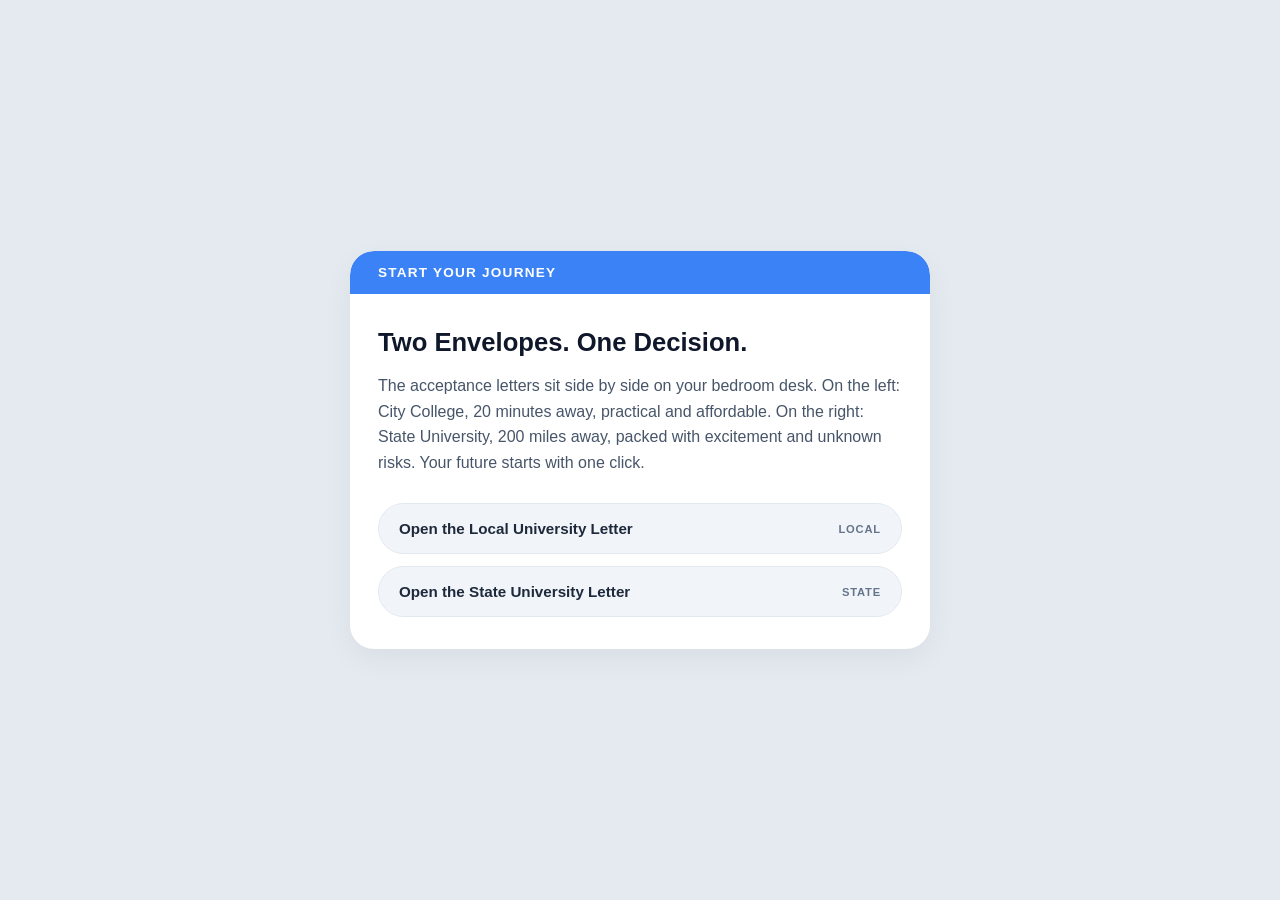
<file: index.html>
<!doctype html>
<html lang="en">
<head>
	<meta charset="utf-8">
	<meta name="viewport" content="width=device-width, initial-scale=1.0">
	<title>Two Envelopes. One Decision.</title>
	<link rel="stylesheet" href="./assets/css/styles.css">
</head>
<body>
	<main class="card">
		<div class="banner intro"> Start Your Journey</div>
		<div class="card-body">
			<h1>Two Envelopes. One Decision.</h1>
			<p> The acceptance letters sit side by side on your bedroom desk. On the left: City College, 20 minutes away, practical and affordable. On the right: State University, 200 miles away, packed with excitement and unknown risks. Your future starts with one click.</p>
			<nav>
				<a href="stay-home.html" class="btn">
					<span>Open the Local University Letter</span>
					<span class="btn-tag">LOCAL</span>
				</a>
				<a href="move-away.html" class="btn">
					<span>Open the State University Letter</span>
					<span class="btn-tag">STATE</span>
				</a>
			</nav>
		</div>
	</main>

	<script src="./assets/js/main.js"></script>
	</main>
</body>
</html>
</file>
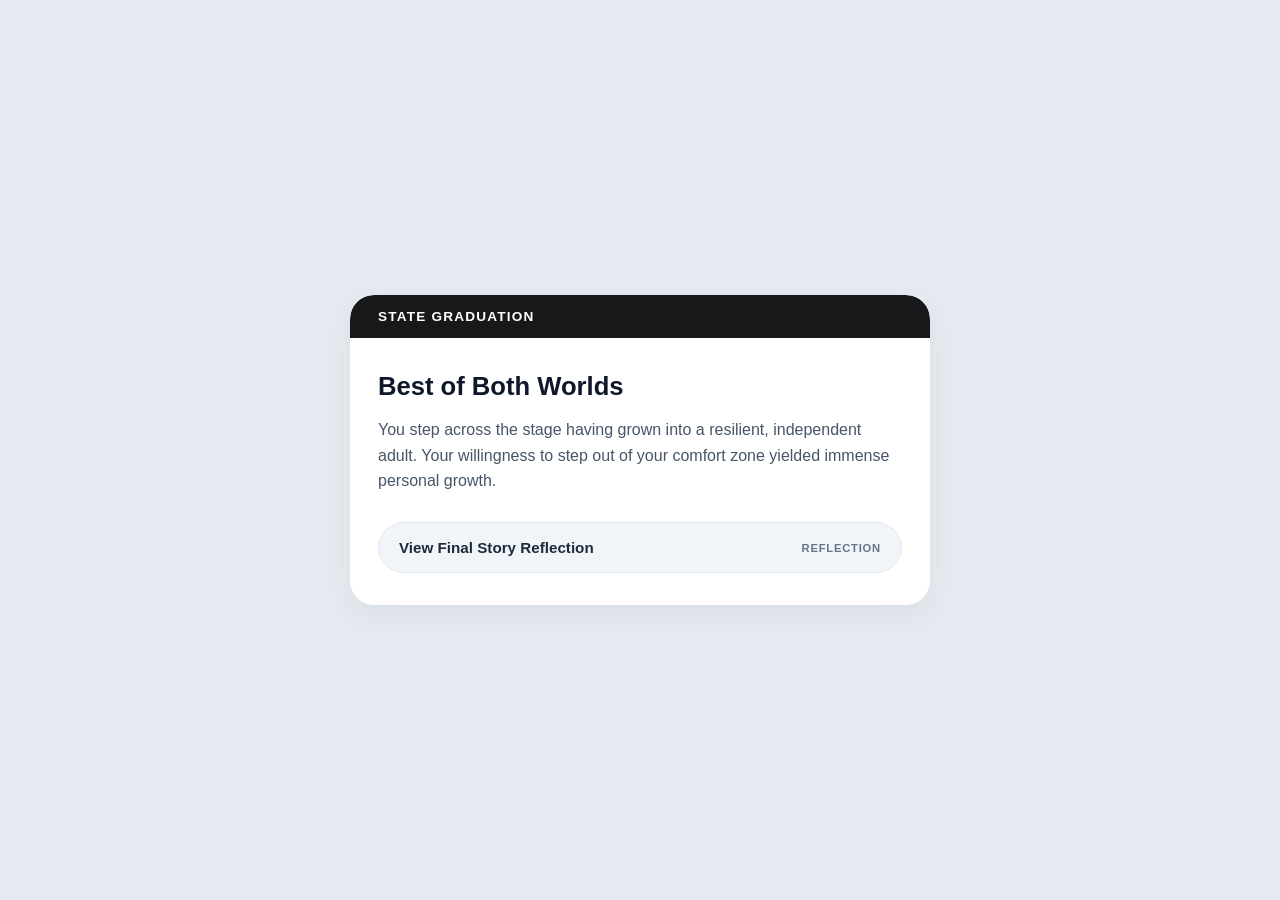
<file: career-away.html>
<!doctype html>
<html lang="en">
<head>
	<meta charset="utf-8">
	<meta name="viewport" content="width=device-width, initial-scale=1.0">
	<title>Best of Both Worlds</title>
	<link rel="stylesheet" href="./assets/css/styles.css">
</head>
<body>
	<main class="card">
		<div class="banner state">State Graduation</div>
		<div class="card-body">
			<h1>Best of Both Worlds</h1>
			<p>You step across the stage having grown into a resilient, independent adult. Your willingness to step out of your comfort zone yielded immense personal growth.</p>
			<nav>
				<a href="final-reflection.html" class="btn">
					<span>View Final Story Reflection</span>
					<span class="btn-tag">REFLECTION</span>
				</a>
			</nav>
		</div>
	</main>

	<script src="./assets/js/main.js"></script>
	</main>
</body>
</html>
</file>
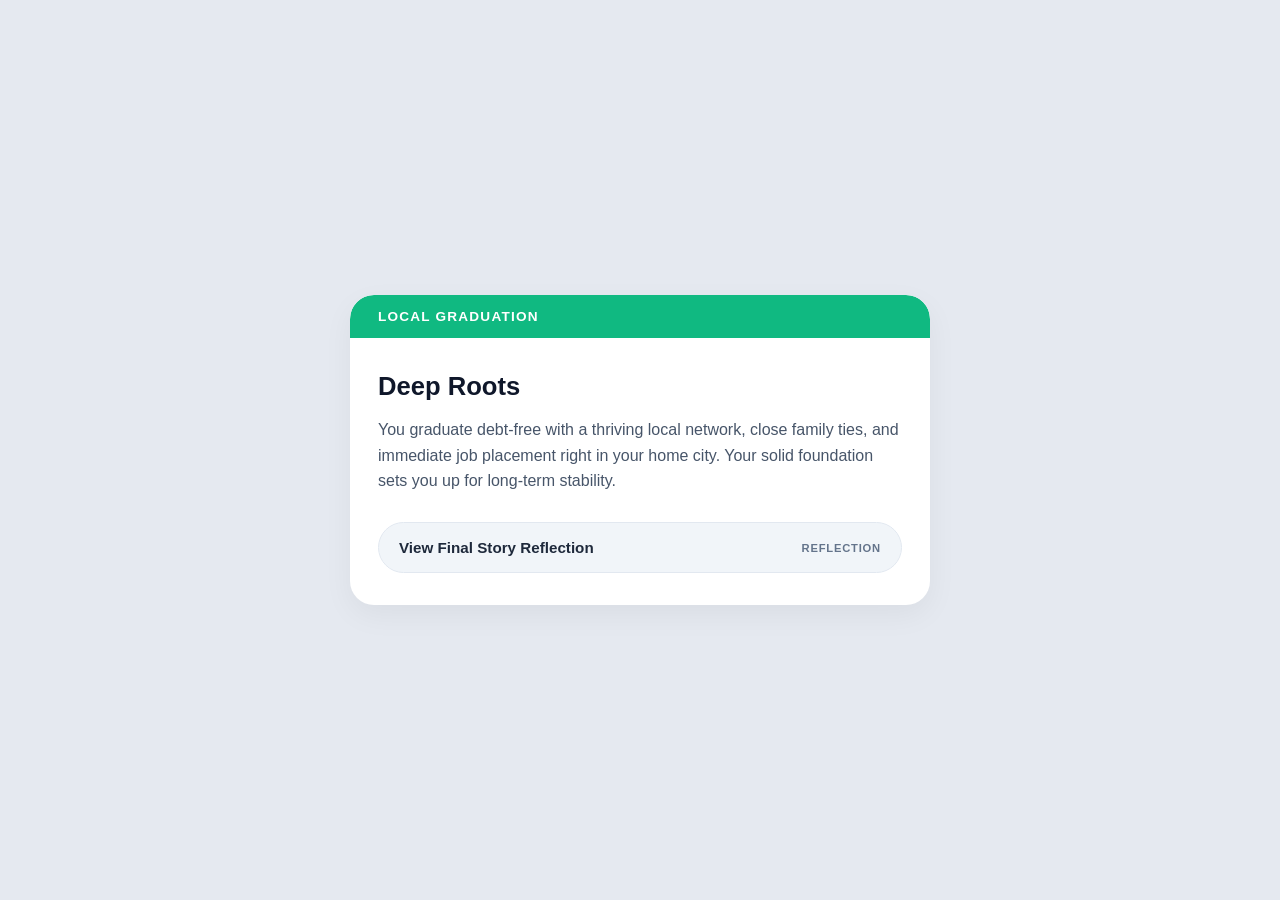
<file: career-local.html>
<!doctype html>
<html lang="en">
<head>
	<meta charset="utf-8">
	<meta name="viewport" content="width=device-width, initial-scale=1.0">
	<title>Deep Roots</title>
	<link rel="stylesheet" href="./assets/css/styles.css">
</head>
<body>
	<main class="card">
		<div class="banner local">Local Graduation</div>
		<div class="card-body">
			<h1>Deep Roots</h1>
			<p>You graduate debt-free with a thriving local network, close family ties, and immediate job placement right in your home city. Your solid foundation sets you up for long-term stability.</p>
			<nav>
				<a href="final-reflection.html" class="btn">
					<span>View Final Story Reflection</span>
					<span class="btn-tag">REFLECTION</span>
				</a>
			</nav>
		</div>
	</main>

	<script src="./assets/js/main.js"></script>
	</main>
</body>
</html>
</file>
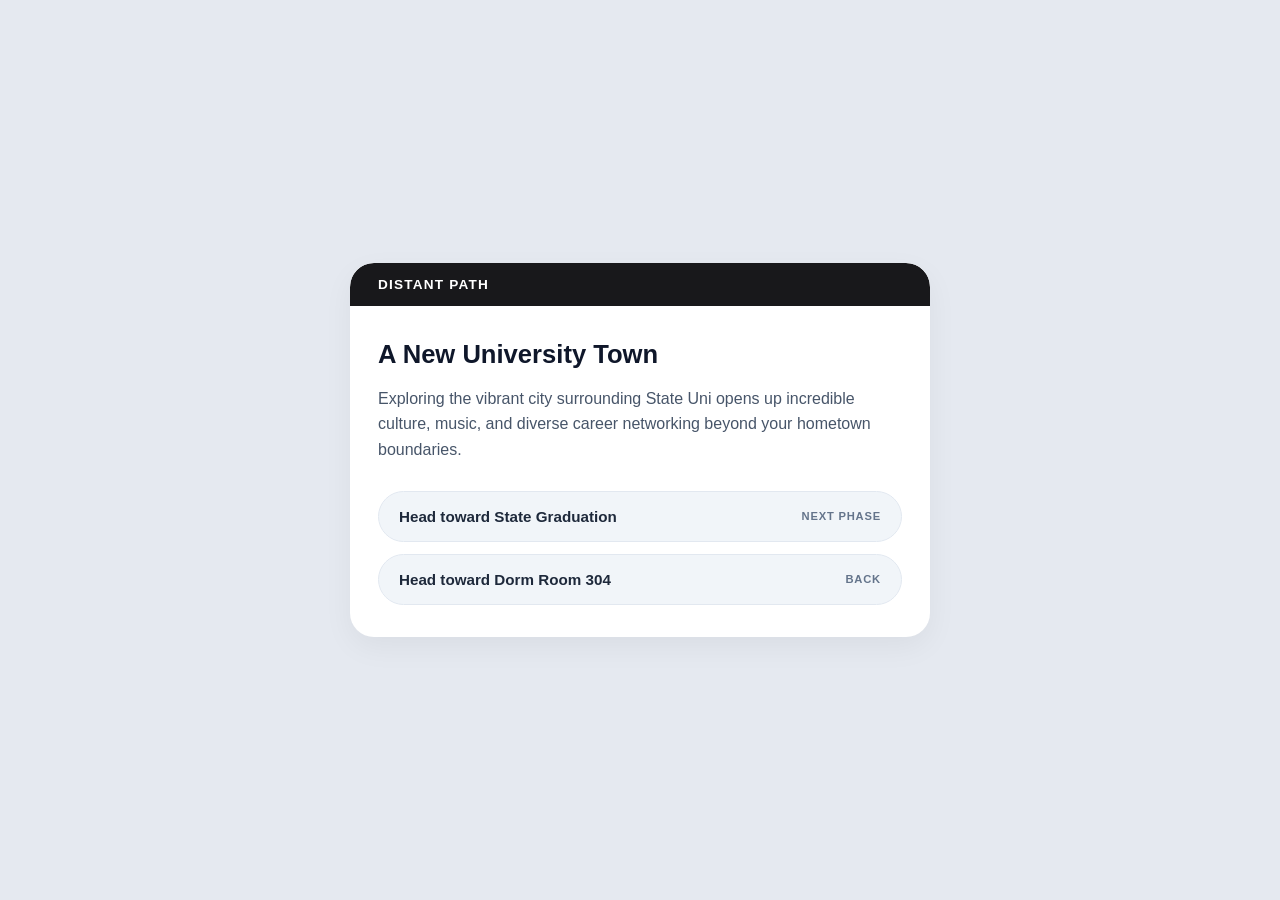
<file: city-explore.html>
<!doctype html>
<html lang="en">
<head>
	<meta charset="utf-8">
	<meta name="viewport" content="width=device-width, initial-scale=1.0">
	<title>A New University Town</title>
	<link rel="stylesheet" href="./assets/css/styles.css">
</head>
<body>
	<main class="card">
		<div class="banner state">Distant Path</div>
		<div class="card-body">
			<h1>A New University Town</h1>
			<p>Exploring the vibrant city surrounding State Uni opens up incredible culture, music, and diverse career networking beyond your hometown boundaries.</p>
			<nav>
				<a href="career-away.html" class="btn">
					<span>Head toward State Graduation</span>
					<span class="btn-tag">NEXT PHASE</span>
				</a>
				<a href="dorm-life.html" class="btn">
					<span>Head toward Dorm Room 304</span>
					<span class="btn-tag">BACK</span>
				</a>
			</nav>
		</div>
	</main>

	<script src="./assets/js/main.js"></script>
	</main>
</body>
</html>
</file>
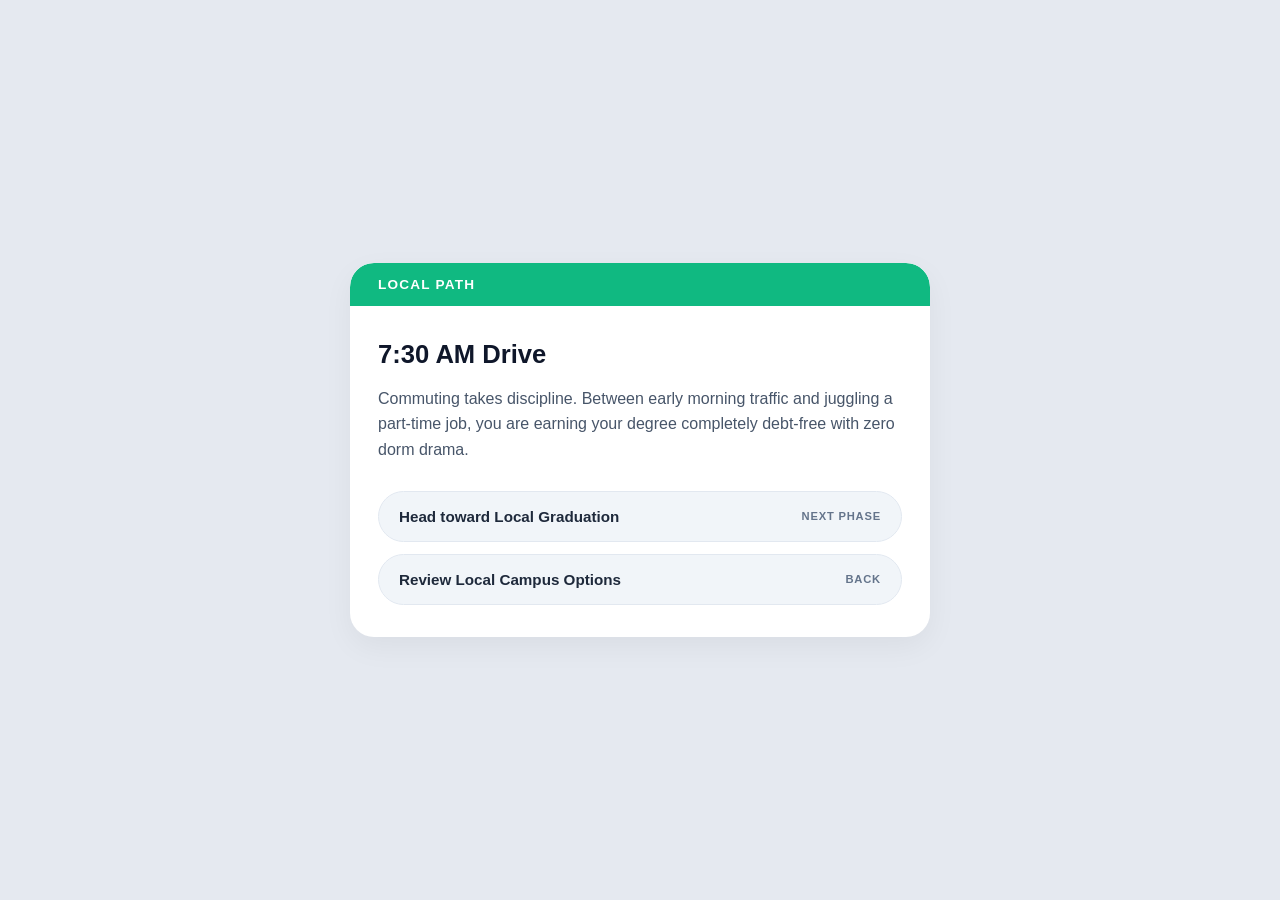
<file: commute-life.html>
<!doctype html>
<html lang="en">
<head>
	<meta charset="utf-8">
	<meta name="viewport" content="width=device-width, initial-scale=1.0">
	<title>7:30 AM Drive</title>
	<link rel="stylesheet" href="./assets/css/styles.css">
</head>
<body>
	<main class="card">
		<div class="banner local">Local Path</div>
		<div class="card-body">
			<h1>7:30 AM Drive</h1>
			<p>Commuting takes discipline. Between early morning traffic and juggling a part-time job, you are earning your degree completely debt-free with zero dorm drama.</p>
			<nav>
				<a href="career-local.html" class="btn">
					<span>Head toward Local Graduation</span>
					<span class="btn-tag">NEXT PHASE</span>
				</a>
				<a href="stay-home.html" class="btn">
					<span>Review Local Campus Options</span>
					<span class="btn-tag">BACK</span>
				</a>
			</nav>
		</div>
	</main>

	<script src="./assets/js/main.js"></script>
	</main>
</body>
</html>
</file>
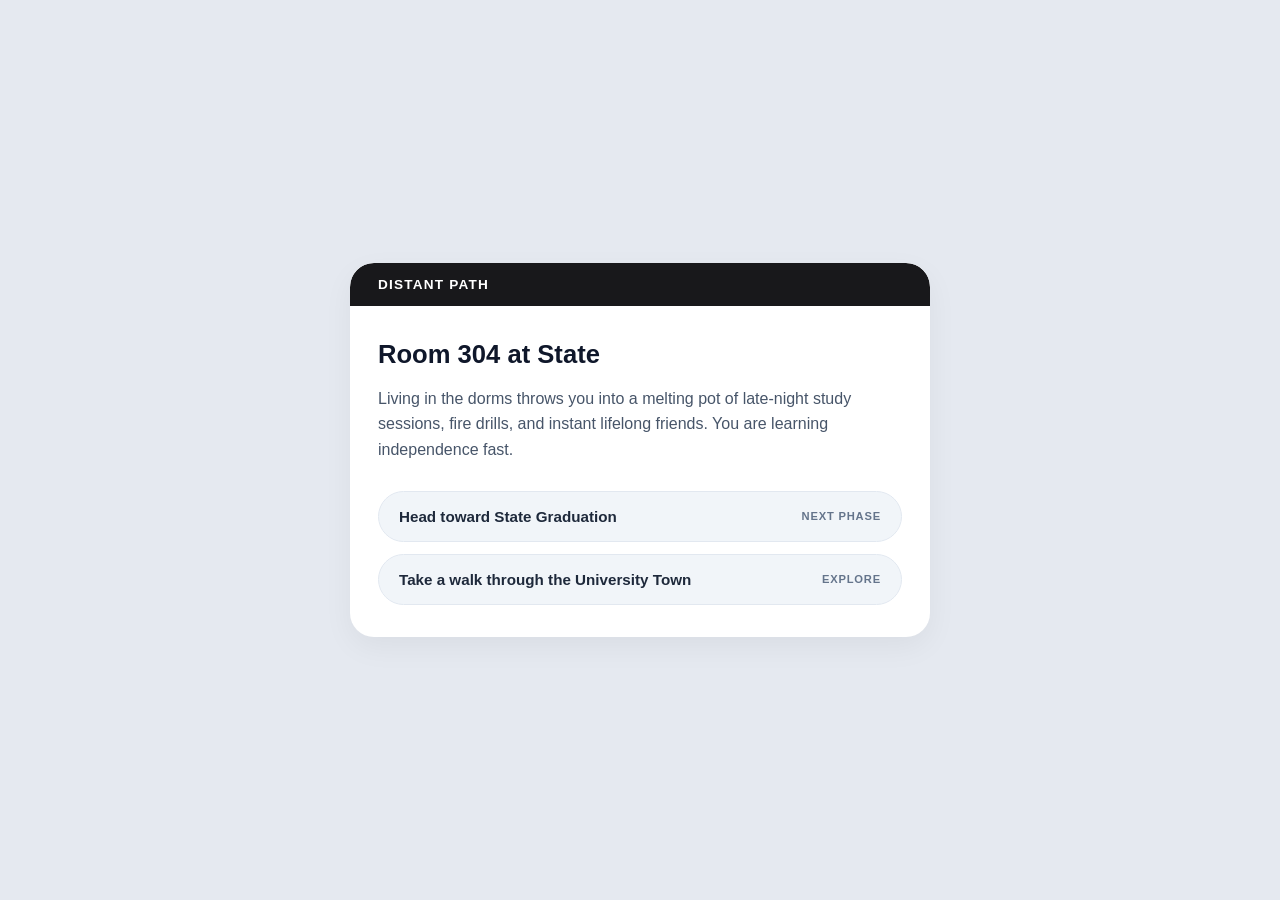
<file: dorm-life.html>
<!doctype html>
<html lang="en">
<head>
	<meta charset="utf-8">
	<meta name="viewport" content="width=device-width, initial-scale=1.0">
	<title>Room 304 at State</title>
	<link rel="stylesheet" href="./assets/css/styles.css">
</head>
<body>
	<main class="card">
		<div class="banner state">Distant Path</div>
		<div class="card-body">
			<h1>Room 304 at State</h1>
			<p>Living in the dorms throws you into a melting pot of late-night study sessions, fire drills, and instant lifelong friends. You are learning independence fast.</p>
			<nav>
				<a href="career-away.html" class="btn">
					<span>Head toward State Graduation</span>
					<span class="btn-tag">NEXT PHASE</span>
				</a>
				<a href="city-explore.html" class="btn">
					<span>Take a walk through the University Town</span>
					<span class="btn-tag">EXPLORE</span>
				</a>
			</nav>
		</div>
	</main>

	<script src="./assets/js/main.js"></script>
	</main>
</body>
</html>
</file>
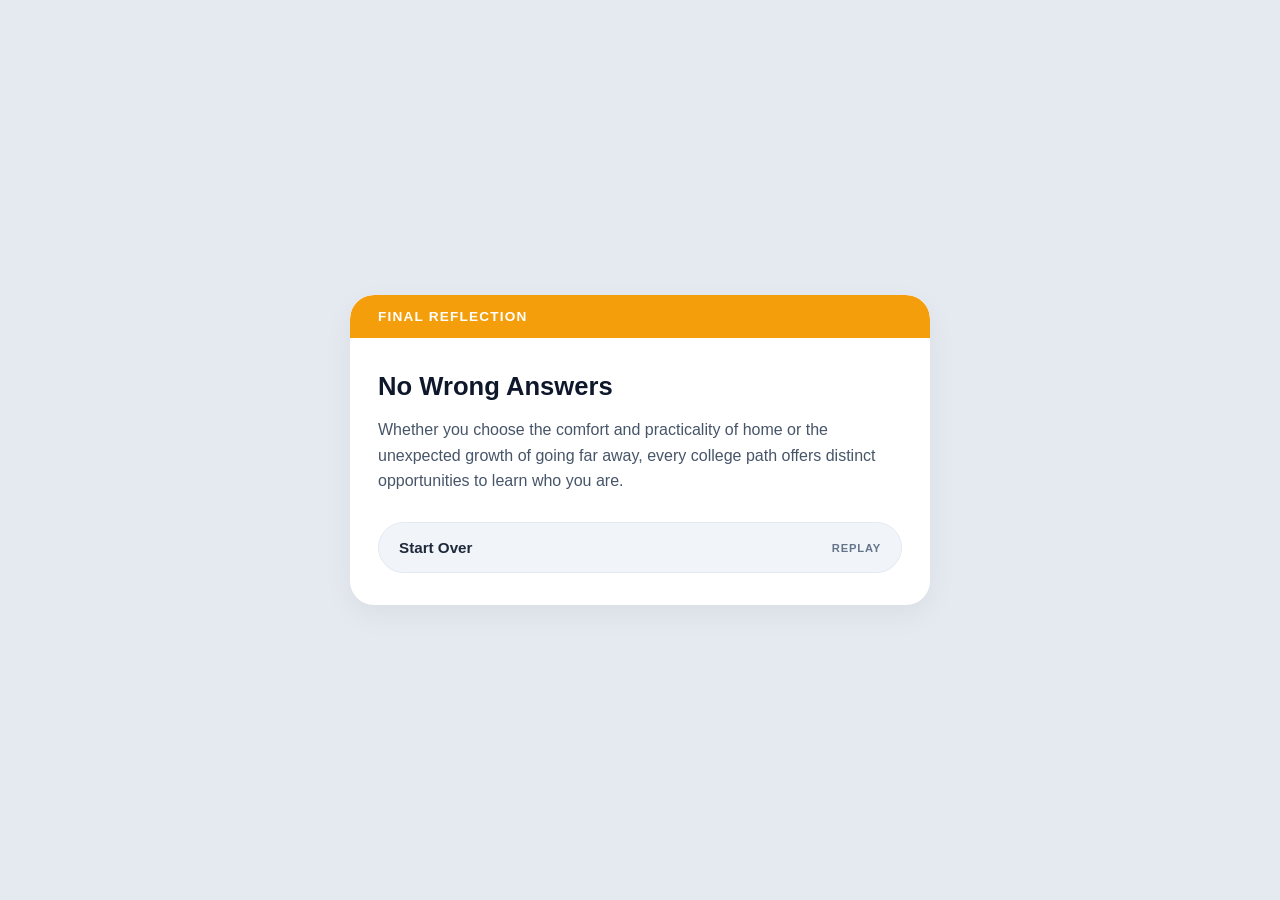
<file: final-reflection.html>
<!doctype html>
<html lang="en">
<head>
	<meta charset="utf-8">
	<meta name="viewport" content="width=device-width, initial-scale=1.0">
	<title>No Wrong Answers</title>
	<link rel="stylesheet" href="./assets/css/styles.css">
</head>
<body>
	<main class="card">
		<div class="banner reflection">Final Reflection</div>
		<div class="card-body">
			<h1>No Wrong Answers</h1>
			<p>Whether you choose the comfort and practicality of home or the unexpected growth of going far away, every college path offers distinct opportunities to learn who you are.</p>
			<nav>
				<a href="index.html" class="btn">
					<span>Start Over</span>
					<span class="btn-tag">REPLAY</span>
				</a>
			</nav>
		</div>
	</main>

		<script src="./assets/js/main.js"></script>
	</main>
</body>
</html>
</file>
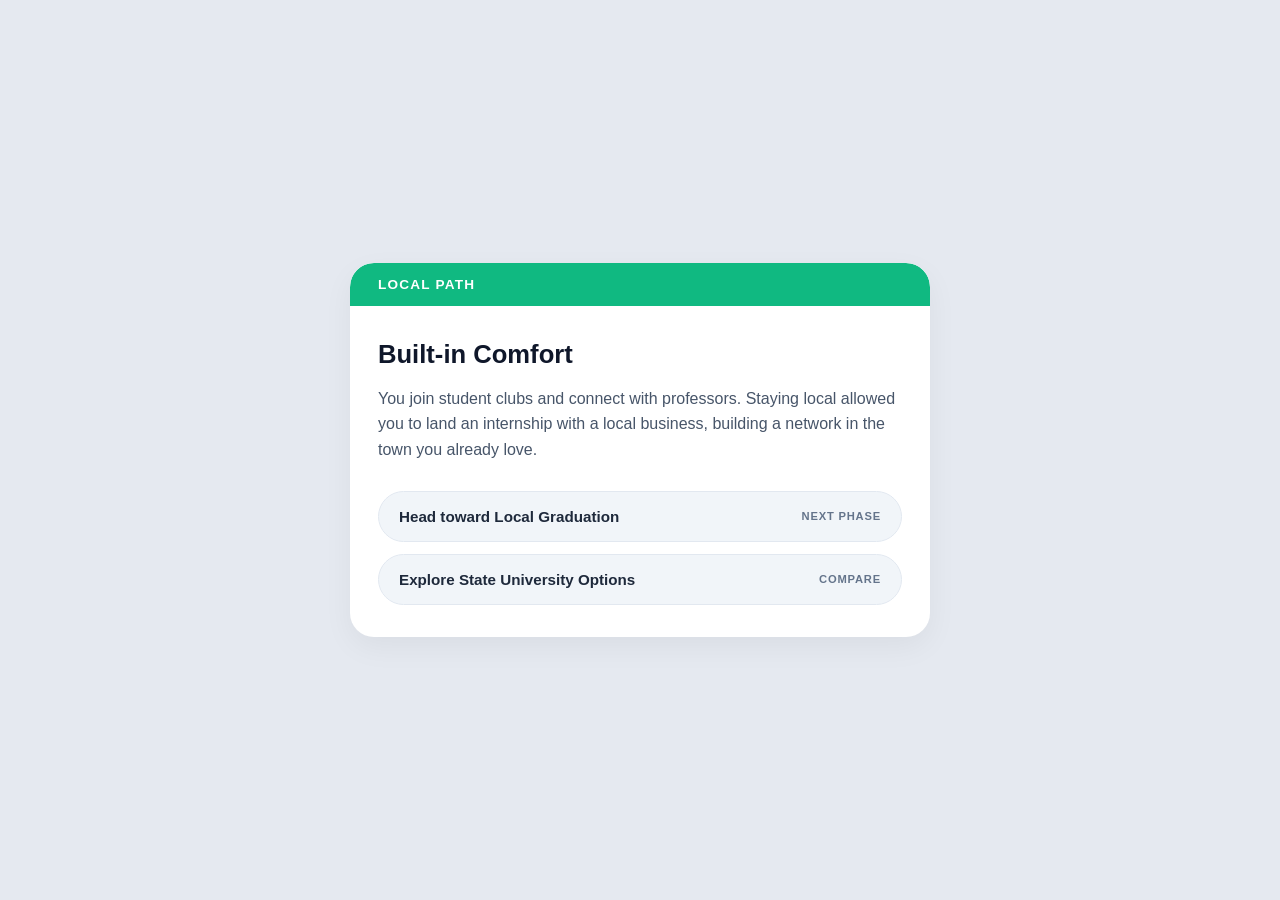
<file: local-campus.html>
<!doctype html>
<html lang="en">
<head>
	<meta charset="utf-8">
	<meta name="viewport" content="width=device-width, initial-scale=1.0">
	<title>Built-in Comfort</title>
	<link rel="stylesheet" href="./assets/css/styles.css">
</head>
<body>
	<main class="card">
		<div class="banner local">Local Path</div>
		<div class="card-body">
			<h1>Built-in Comfort</h1>
			<p>You join student clubs and connect with professors. Staying local allowed you to land an internship with a local business, building a network in the town you already love.</p>
			<nav>
				<a href="career-local.html" class="btn">
					<span>Head toward Local Graduation</span>
					<span class="btn-tag">NEXT PHASE</span>
				</a>
				<a href="move-away.html" class="btn">
					<span>Explore State University Options</span>
					<span class="btn-tag">COMPARE</span>
				</a>
			</nav>
		</div>
	</main>

	<script src="./assets/js/main.js"></script>
	</main>
</body>
</html>
</file>
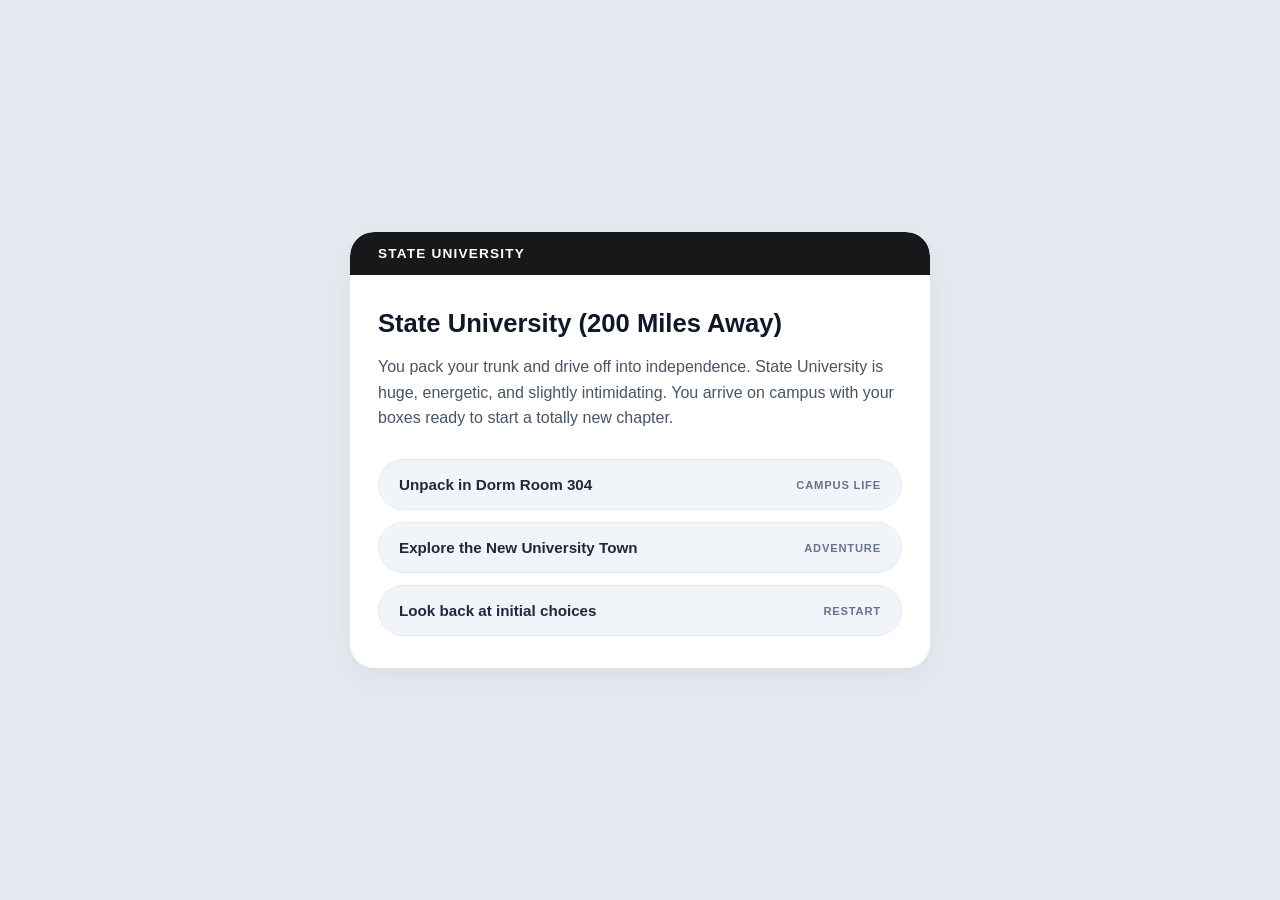
<file: move-away.html>
<!doctype html>
<html lang="en">
<head>
	<meta charset="utf-8">
	<meta name="viewport" content="width=device-width, initial-scale=1.0">
	<title>State University (200 Miles Away)</title>
	<link rel="stylesheet" href="./assets/css/styles.css">
</head>
<body>
	<main class="card">
		<div class="banner state">State University</div>
		<div class="card-body">
			<h1>State University (200 Miles Away)</h1>
			<p>You pack your trunk and drive off into independence. State University is huge, energetic, and slightly intimidating. You arrive on campus with your boxes ready to start a totally new chapter.</p>
			<nav>
				<a href="dorm-life.html" class="btn">
					<span>Unpack in Dorm Room 304</span>
					<span class="btn-tag">CAMPUS LIFE</span>
				</a>
				<a href="city-explore.html" class="btn">
					<span>Explore the New University Town</span>
					<span class="btn-tag">ADVENTURE</span>
				</a>
				<a href="index.html" class="btn">
					<span>Look back at initial choices</span>
					<span class="btn-tag">RESTART</span>
				</a>
			</nav>
		</div>
	</main>

	<script src="./assets/js/main.js"></script>
	</main>
</body>
</html>
</file>
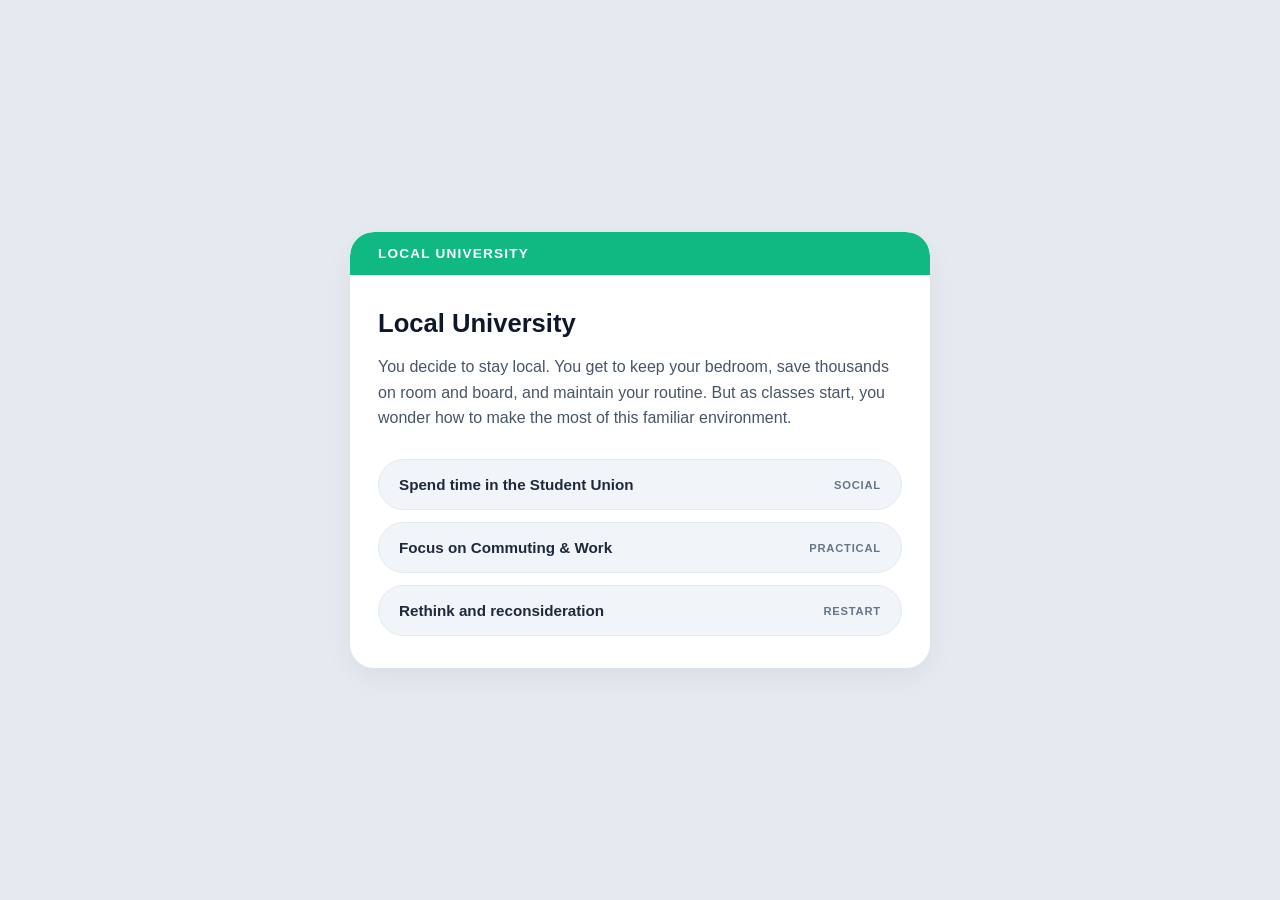
<file: stay-home.html>
<!doctype html>
<html lang="en">
<head>
	<meta charset="utf-8">
	<meta name="viewport" content="width=device-width, initial-scale=1.0">
	<title>Local University</title>
	<link rel="stylesheet" href="./assets/css/styles.css">
</head>
<body>
	<main class="card">
		<div class="banner local">Local University</div>
		<div class="card-body">
			<h1>Local University</h1>
			<p>You decide to stay local. You get to keep your bedroom, save thousands on room and board, and maintain your routine. But as classes start, you wonder how to make the most of this familiar environment.</p>
			<nav>
				<a href="local-campus.html" class="btn">
					<span>Spend time in the Student Union</span>
					<span class="btn-tag">SOCIAL</span>
				</a>
				<a href="commute-life.html" class="btn">
					<span>Focus on Commuting & Work</span>
					<span class="btn-tag">PRACTICAL</span>
				</a>
				<a href="index.html" class="btn">
					<span>Rethink and reconsideration</span>
					<span class="btn-tag">RESTART</span>
				</a>
			</nav>
		</div>
	</main>

	<script src="./assets/js/main.js"></script>
	</main>
</body>
</html>
</file>
<file: assets/css/styles.css>
/* styles.css */

* {
	box-sizing: border-box;
	margin: 0;
	padding: 0;
}

body {
	font-family: 'Inter', -apple-system, BlinkMacSystemFont, 'Segoe UI', Roboto, sans-serif;
	background-color: #e5e9f0; 
	color: #111827;
	min-height: 100vh;
	display: flex;
	justify-content: center;
	align-items: center;
	padding: 24px;
}

.card {
	background-color: #ffffff;
	width: 100%;
	max-width: 580px;
	border-radius: 24px;
	box-shadow: 0px 10px 30px rgba(0, 0, 0, 0.05);
	overflow: hidden;
	position: relative;
}

.badge-tag {
	position: absolute;
	top: -36px;
	right: 0;
	font-size: 0.75rem;
	font-weight: 700;
	letter-spacing: 0.05em;
	padding: 6px 16px;
	border-radius: 20px;
	color: #ffffff;
	text-transform: uppercase;
}

.banner {
	color: #ffffff;
	font-size: 0.85rem;
	font-weight: 800;
	letter-spacing: 1.2px;
	text-transform: uppercase;
	padding: 14px 28px;
	border-top-left-radius: 24px;
	border-top-right-radius: 24px;
}

.banner.intro, .badge-tag.intro {
	background-color: #3b82f6;
}

.banner.local, .badge-tag.local {
	background-color: #10b981; 
}

.banner.state, .badge-tag.state {
	background-color: #18181b; 
}

.banner.reflection, .badge-tag.reflection {
	background-color: #f59e0b; 
}

.card-body {
	padding: 32px 28px;
}

h1 {
	font-size: 1.6rem;
	font-weight: 800;
	color: #0f172a;
	margin-bottom: 14px;
	line-height: 1.3;
}

p {
	font-size: 1rem;
	line-height: 1.6;
	color: #475569;
	margin-bottom: 28px;
}

nav {
	display: flex;
	flex-direction: column;
	gap: 12px;
}

a.btn {
	display: flex;
	justify-content: space-between;
	align-items: center;
	width: 100%;
	padding: 16px 20px;
	background-color: #f1f5f9;
	color: #1e293b;
	font-size: 0.95rem;
	font-weight: 600;
	text-decoration: none;
	border-radius: 30px;
	border: 1px solid #e2e8f0;
	transition: all 0.2s ease;
}

a.btn:hover {
	background-color: #e2e8f0;
	border-color: #cbd5e1;
	transform: translateY(-2px);
	box-shadow: 0px 4px 12px rgba(0, 0, 0, 0.05);
}

.btn-tag {
	font-size: 0.7rem;
	font-weight: 700;
	letter-spacing: 0.8px;
	text-transform: uppercase;
	color: #64748b;
}
</file>
